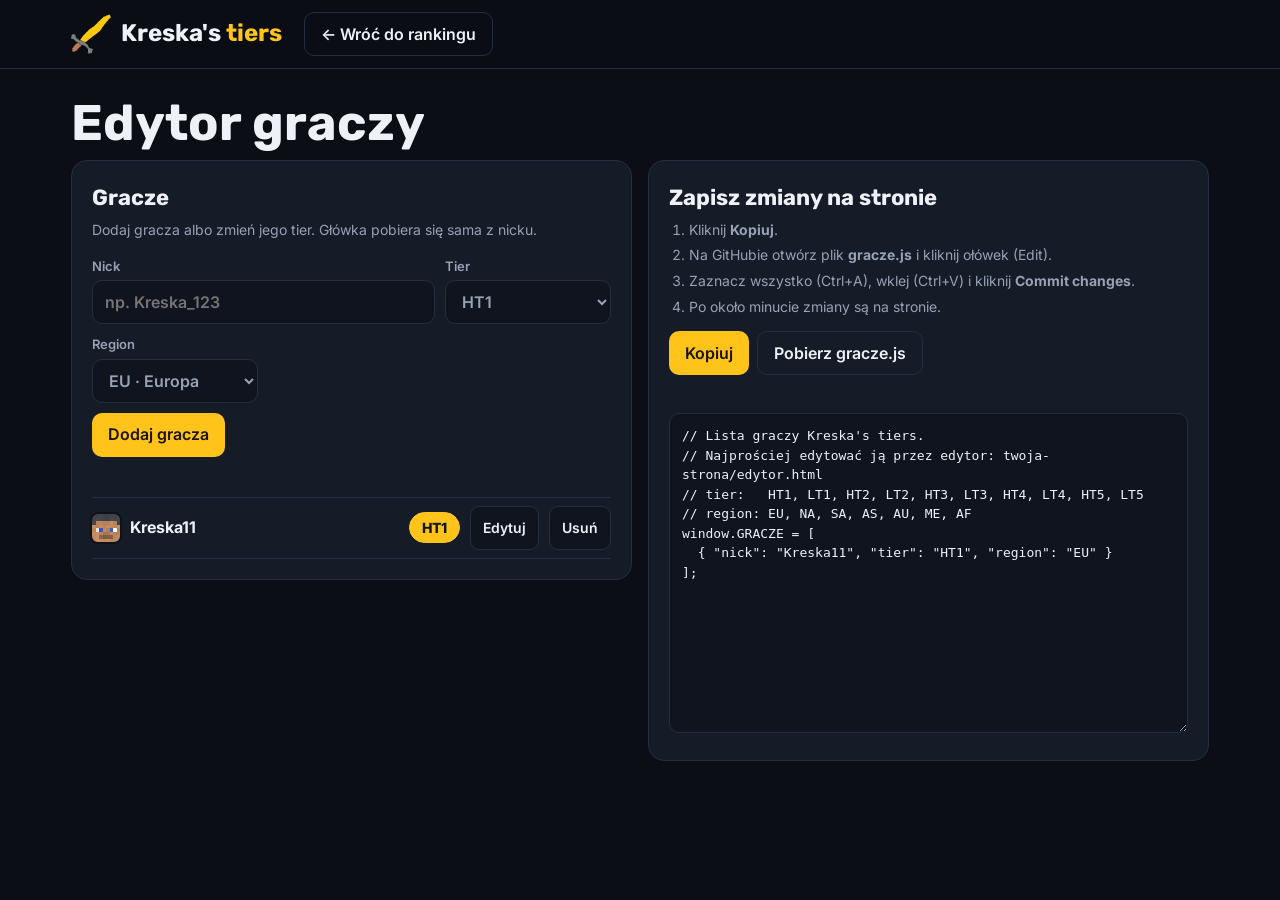
<file: edytor.html>
<!DOCTYPE html>
<html lang="pl">
<head>
<meta charset="utf-8">
<meta name="viewport" content="width=device-width, initial-scale=1">
<title>Edytor graczy · Kreska's tiers</title>
<meta name="robots" content="noindex">
<link rel="icon" type="image/png" href="favicon.png">
<link rel="preconnect" href="https://fonts.googleapis.com">
<link rel="preconnect" href="https://fonts.gstatic.com" crossorigin>
<link href="https://fonts.googleapis.com/css2?family=Inter:wght@400;500;600;700;800&family=Rubik:wght@700&display=swap" rel="stylesheet">
<link rel="stylesheet" href="style.css">
</head>
<body>
<header class="top">
 <div class="wrap">
  <a class="brand rb" href="./"><img src="logo.png" alt=""><b>Kreska's <span>tiers</span></b></a>
  <a class="btn ghost" href="./">← Wróć do rankingu</a>
 </div>
</header>

<main class="wrap">
 <h1 class="rb">Edytor graczy</h1>
 <div class="status err" id="status" role="status"></div>
 <div class="ed">
  <section class="card">
   <h2 class="rb">Gracze</h2>
   <p class="sub">Dodaj gracza albo zmień jego tier. Główka pobiera się sama z nicku.</p>
   <form id="f" novalidate>
    <label>Nick<input id="fNick" maxlength="16" autocomplete="off" spellcheck="false" placeholder="np. Kreska_123"></label>
    <label>Tier<select id="fTier"></select></label>
    <label>Region<select id="fReg"></select></label>
    <div class="fa">
     <button class="btn gold" id="fSave" type="submit">Dodaj gracza</button>
     <button class="btn ghost" id="fCancel" type="button" hidden>Anuluj edycję</button>
    </div>
   </form>
   <div class="msg" id="fMsg" role="status"></div>
   <ul class="al" id="al"></ul>
  </section>

  <section class="card">
   <h2 class="rb">Zapisz zmiany na stronie</h2>
   <ol class="how">
    <li>Kliknij <b>Kopiuj</b>.</li>
    <li>Na GitHubie otwórz plik <b>gracze.js</b> i kliknij ołówek (Edit).</li>
    <li>Zaznacz wszystko (Ctrl+A), wklej (Ctrl+V) i kliknij <b>Commit changes</b>.</li>
    <li>Po około minucie zmiany są na stronie.</li>
   </ol>
   <div class="fa" style="margin-bottom:12px">
    <button class="btn gold" id="copy" type="button">Kopiuj</button>
    <button class="btn ghost" id="dl" type="button">Pobierz gracze.js</button>
   </div>
   <div class="msg" id="cMsg" role="status"></div>
   <textarea id="out" readonly spellcheck="false" aria-label="Zawartość pliku gracze.js"></textarea>
  </section>
 </div>
</main>

<script src="wspolne.js"></script>
<script src="gracze.js"></script>
<script>
{
const {TIERS,REG,NICK,esc,tb,avatar}=KT;
const $=id=>document.getElementById(id);
const data=KT.load();
let players=data.list.map(p=>({...p}));
let editing=null,dirty=false;

if(data.missing)$('status').textContent='Nie udało się wczytać gracze.js — zaczynasz od pustej listy.';
else if(data.bad.length)$('status').textContent='Pominięto błędne wpisy: '+data.bad.join('; ')+'.';

$('fTier').innerHTML=TIERS.map(t=>`<option value="${t}">${t}</option>`).join('');
$('fReg').innerHTML=Object.keys(REG).map(k=>`<option value="${k}">${k} · ${REG[k][0]}</option>`).join('');

function fileText(){
 const rows=KT.sort(players).map(p=>`  { "nick": ${JSON.stringify(p.nick)}, "tier": "${p.tier}", "region": "${p.region}" }`);
 return `// Lista graczy Kreska's tiers.
// Najprościej edytować ją przez edytor: twoja-strona/edytor.html
// tier:   HT1, LT1, HT2, LT2, HT3, LT3, HT4, LT4, HT5, LT5
// region: EU, NA, SA, AS, AU, ME, AF
window.GRACZE = [
${rows.join(',\n')}
];
`;
}
function render(){
 const list=KT.sort(players);
 $('al').innerHTML=list.length?list.map(p=>`<li>${avatar(p.nick)}<b>${esc(p.nick)}</b>${tb(p.tier)}
  <button class="sm" type="button" data-edit="${esc(p.nick)}">Edytuj</button>
  <button class="sm del" type="button" data-del="${esc(p.nick)}">Usuń</button></li>`).join(''):'<li>Brak graczy na liście.</li>';
 $('out').value=fileText();
}
function msg(t,err){$('fMsg').textContent=t;$('fMsg').classList.toggle('err',!!err)}
function resetForm(){editing=null;$('f').reset();$('fSave').textContent='Dodaj gracza';$('fCancel').hidden=true}

$('f').addEventListener('submit',e=>{
 e.preventDefault();
 const nick=$('fNick').value.trim(),tier=$('fTier').value,region=$('fReg').value;
 if(!NICK.test(nick))return msg('Nick musi mieć 3–16 znaków: litery, cyfry lub _.',true);
 const same=players.find(p=>p.nick.toLowerCase()===nick.toLowerCase());
 if(editing){
  if(same&&same.nick!==editing)return msg('Gracz '+same.nick+' już jest na liście.',true);
  const p=players.find(x=>x.nick===editing);Object.assign(p,{nick,tier,region});
  msg('Zapisano: '+nick+' — '+tier);
 }else if(same){Object.assign(same,{nick,tier,region});msg('Zaktualizowano: '+nick+' — '+tier);}
 else{players.push({nick,tier,region});msg('Dodano: '+nick+' — '+tier);}
 dirty=true;resetForm();render();$('fNick').focus();
});
$('fCancel').addEventListener('click',()=>{resetForm();msg('')});
$('al').addEventListener('click',e=>{
 const ed=e.target.closest('[data-edit]'),del=e.target.closest('[data-del]');
 if(ed){const p=players.find(x=>x.nick===ed.dataset.edit);if(!p)return;editing=p.nick;$('fNick').value=p.nick;$('fTier').value=p.tier;$('fReg').value=p.region;$('fSave').textContent='Zapisz zmiany';$('fCancel').hidden=false;msg('Edytujesz: '+p.nick);$('fNick').focus()}
 if(del){
  if(!del.classList.contains('armed')){del.classList.add('armed');del.textContent='Na pewno?';setTimeout(()=>{if(del.isConnected){del.classList.remove('armed');del.textContent='Usuń'}},4000);return}
  const nick=del.dataset.del;players=players.filter(p=>p.nick!==nick);if(editing===nick)resetForm();dirty=true;msg('Usunięto: '+nick);render();
 }
});
function cmsg(t,err){$('cMsg').textContent=t;$('cMsg').classList.toggle('err',!!err)}
$('copy').addEventListener('click',async()=>{
 try{await navigator.clipboard.writeText($('out').value);cmsg('Skopiowano — teraz wklej to do gracze.js na GitHubie.');dirty=false}
 catch(err){$('out').focus();$('out').select();cmsg('Nie udało się skopiować automatycznie — tekst jest zaznaczony, naciśnij Ctrl+C.',true)}
});
$('dl').addEventListener('click',()=>{
 const url=URL.createObjectURL(new Blob([$('out').value],{type:'text/javascript'}));
 const a=document.createElement('a');a.href=url;a.download='gracze.js';document.body.appendChild(a);a.click();a.remove();
 setTimeout(()=>URL.revokeObjectURL(url),1000);cmsg('Pobrano gracze.js — wgraj go na GitHuba w miejsce starego.');dirty=false;
});
window.addEventListener('beforeunload',e=>{if(dirty){e.preventDefault();e.returnValue=''}});
render();
}
</script>
</body>
</html>
</file>
<file: style.css>
/* VOICE: competitive PvP scoreboard, crisp and confident, like mctiers.net
   IDEA: the ladder board on a PvP server lobby wall
   PICTURE: the live ranking itself, under the gold sword logo glowing in the hero
   COLOUR and TYPE: night-blue ground, gold blade accent, steel grey support; Rubik Bold + Inter
   LAYOUT: sticky header, hero with mode tab, ranking list, tier guide, footer */
:root{color-scheme:dark;--bg:#0b0e15;--bg2:#10141e;--panel:#151b27;--panel2:#1b2232;--line:#252e41;--ink:#eef1f6;--mut:#98a2b5;--gold:#ffc31a;
--t1:#ffc31a;--t2:#cfd8e6;--t3:#d98d5c;--t4:#7fb0d9;--t5:#8e97a8}
:root[data-theme=light],:root[data-theme=dark]{color-scheme:dark}
*{box-sizing:border-box;min-width:0}
[hidden]{display:none!important}
body{margin:0;background:var(--bg);color:var(--ink);font:16px/1.55 Inter,system-ui,sans-serif;overflow-x:clip}
a{color:inherit}
button,input,select{font:inherit;color:inherit}
:focus-visible{outline:2px solid var(--gold);outline-offset:2px}
.rb{font-family:Rubik,Inter,sans-serif;font-weight:700}
.wrap{max-width:1240px;margin:0 auto;padding:0 max(4vw,16px)}
/* header */
.top{position:sticky;top:0;z-index:20;background:rgba(11,14,21,.92);backdrop-filter:blur(10px);border-bottom:1px solid var(--line)}
.top .wrap{display:flex;align-items:center;gap:14px;flex-wrap:wrap;min-height:68px;padding-block:10px}
.brand{display:flex;align-items:center;gap:10px;text-decoration:none;margin-right:auto}
.brand img{width:40px;height:40px}
.brand b{font-size:24px;white-space:nowrap}
.brand b span{color:var(--gold)}
.btn{display:inline-flex;align-items:center;justify-content:center;gap:8px;min-height:44px;padding:0 16px;border-radius:10px;font-weight:600;border:0;background:none;cursor:pointer;white-space:nowrap;text-decoration:none}
.btn.gold{background:var(--gold);color:#1a1400}
.btn.gold:hover{background:#ffd34d}
.btn.ghost{border:1px solid var(--line)}
.btn.ghost:hover{background:var(--panel2)}
.search{position:relative;flex:0 1 260px}
.search input{width:100%;height:44px;border-radius:10px;border:1px solid var(--line);background:var(--panel);padding:0 14px 0 40px;font-size:16px}
.search input::placeholder{color:var(--mut)}
.search svg{position:absolute;left:13px;top:13px;width:18px;height:18px;color:var(--mut)}
/* hero */
.hero{position:relative;overflow:hidden;border-bottom:1px solid var(--line);background:radial-gradient(600px 300px at 85% 30%,rgba(255,195,26,.16),transparent 70%),var(--bg2)}
.hero .wrap{display:grid;grid-template-columns:minmax(0,1fr) auto;gap:24px;align-items:center;padding-block:clamp(28px,4vw,52px)}
.modes{display:flex;gap:8px;flex-wrap:wrap;margin-bottom:18px}
.mode{display:inline-flex;align-items:center;gap:10px;min-height:44px;padding:0 18px 0 10px;border-radius:12px;background:var(--panel2);border:1px solid rgba(255,195,26,.55);box-shadow:inset 0 -3px 0 var(--gold);font-weight:700}
.mode img{width:28px;height:28px}
button.mode{cursor:pointer;color:var(--mut);background:var(--panel);border-color:var(--line);box-shadow:none}
button.mode:hover{color:var(--ink);background:var(--panel2)}
button.mode[aria-selected=true]{color:var(--ink);background:var(--panel2);border-color:rgba(255,195,26,.55);box-shadow:inset 0 -3px 0 var(--gold)}
.pg.two{grid-template-columns:repeat(2,minmax(0,1fr))}
.pmeta{margin-left:auto;color:var(--mut);font-size:14px;white-space:nowrap}
.pmode+.pmode{margin-top:6px}
.al .pl{flex:1;display:flex;flex-direction:column;overflow:hidden}
.al .pl b{flex:none}
.al .pl small{color:var(--mut);font-size:13px;line-height:1.35}
#f{grid-template-columns:repeat(auto-fit,minmax(150px,1fr))}
#f>label:first-child{grid-column:span 2}
h1{font-size:clamp(32px,5vw,50px);line-height:1.05;margin:0 0 10px;text-wrap:balance}
.lead{color:var(--mut);margin:0 0 20px;max-width:60ch}
.stats{display:flex;gap:10px;flex-wrap:wrap}
.stat{background:var(--panel);border:1px solid var(--line);border-radius:12px;padding:8px 16px;min-width:120px}
.stat b{display:block;font-size:24px;line-height:1.2}
.stat span{color:var(--mut);font-size:13px}
.heroart{width:clamp(140px,20vw,230px);filter:drop-shadow(0 12px 30px rgba(255,195,26,.35));animation:float 5s ease-in-out infinite}
@keyframes float{50%{transform:translateY(-8px) rotate(-2deg)}}
@media(prefers-reduced-motion:reduce){.heroart{animation:none}}
/* ranking */
main.wrap{padding-top:28px;padding-bottom:48px}
.status{padding:14px 16px;border-radius:12px;background:var(--panel);border:1px solid var(--line);color:var(--mut);margin-bottom:16px}
.status:empty{display:none}
.status.err{border-color:#7a3340;color:#ffb3bd}
.list{background:var(--panel);border:1px solid var(--line);border-radius:16px;overflow:hidden}
.lh,.row{display:grid;grid-template-columns:56px minmax(0,1fr) 96px 110px;align-items:center;gap:12px;padding:10px 18px}
.lh{color:var(--mut);font-size:13px;font-weight:600;border-bottom:1px solid var(--line);background:var(--bg2)}
.lh span:nth-child(3),.lh span:nth-child(4){text-align:center}
.row{width:100%;border:0;border-bottom:1px solid var(--line);background:none;text-align:left;cursor:pointer;min-height:68px}
.row:last-child{border-bottom:0}
.row:hover{background:var(--panel2)}
.rk{width:40px;height:40px;display:grid;place-items:center;border-radius:10px;background:var(--panel2);font-family:Rubik,sans-serif;font-weight:700;font-size:18px;color:var(--mut)}
.rk.r1{background:linear-gradient(160deg,#ffe07a,#e0a000);color:#2a1d00}
.rk.r2{background:linear-gradient(160deg,#eef2f8,#a9b4c4);color:#1b2230}
.rk.r3{background:linear-gradient(160deg,#f0b48a,#b46a3c);color:#2a1408}
.who{display:flex;align-items:center;gap:12px}
.who>span{display:flex;flex-direction:column;overflow:hidden}
.who b{font-size:17px;white-space:nowrap;overflow:hidden;text-overflow:ellipsis}
.who small{color:var(--mut);font-size:13px;white-space:nowrap;overflow:hidden;text-overflow:ellipsis}
.head{flex:none;display:block;width:40px;height:40px;border-radius:6px;image-rendering:pixelated;box-shadow:0 0 0 2px rgba(0,0,0,.35)}
.reg{justify-self:center;font-size:13px;font-weight:700;padding:3px 10px;border-radius:7px;color:var(--c);background:color-mix(in srgb,var(--c) 15%,transparent);white-space:nowrap}
.tb{justify-self:center;display:inline-flex;align-items:center;font-weight:800;font-size:14px;padding:4px 12px;border-radius:999px;white-space:nowrap;color:var(--c);background:color-mix(in srgb,var(--c) 14%,transparent);border:1px solid color-mix(in srgb,var(--c) 50%,transparent)}
.tb.ht{background:var(--c);color:#12151c;border-color:var(--c)}
.t0{--c:#5d6779}.t1{--c:var(--t1)}.t2{--c:var(--t2)}.t3{--c:var(--t3)}.t4{--c:var(--t4)}.t5{--c:var(--t5)}
.empty{padding:48px 20px;text-align:center;color:var(--mut)}
.empty b{display:block;color:var(--ink);font-size:20px;margin-bottom:4px}
/* guide */
.guide{margin-top:40px}
.guide h2{font-size:28px;margin:0 0 6px}
.guide p{color:var(--mut);margin:0 0 16px;max-width:70ch}
.gtab{display:grid;grid-template-columns:repeat(5,minmax(0,1fr));gap:12px}
.gt{background:var(--panel);border:1px solid var(--line);border-radius:14px;padding:14px 16px}
.gt h3{margin:0 0 10px;font-size:20px;color:var(--c)}
.gt .pair{display:grid;gap:6px}
.gt .pair div{display:flex;justify-content:space-between;align-items:center;gap:8px;font-size:14px}
.gt .pair span.pts{color:var(--mut);white-space:nowrap}
.gt p{font-size:13px;margin:10px 0 0}
@media(max-width:1000px){.gtab{grid-template-columns:repeat(auto-fill,minmax(200px,1fr))}}
footer{border-top:1px solid var(--line);color:var(--mut);font-size:14px}
footer .wrap{display:flex;justify-content:space-between;gap:12px;flex-wrap:wrap;padding-block:22px}
footer b{color:var(--ink)}
/* modals */
.ov{position:fixed;inset:0;z-index:50;background:rgba(4,6,10,.72);display:grid;place-items:center;padding:16px}
.md{position:relative;width:min(100%,440px);max-height:calc(100vh - 32px);overflow:auto;background:var(--panel);border:1px solid var(--line);border-radius:18px;padding:24px}
.md.wide{width:min(100%,660px)}
.x{position:absolute;top:10px;right:10px;width:44px;height:44px;border-radius:10px;border:0;background:none;cursor:pointer;color:var(--mut);font-size:24px;line-height:1}
.x:hover{background:var(--panel2);color:var(--ink)}
.prof{text-align:center}
.prof .head{width:96px;height:96px;border-radius:12px;margin:6px auto 12px}
.prof h2{margin:0;font-size:30px;line-height:1.1;overflow-wrap:anywhere}
.prof .ttl{color:var(--gold);font-weight:600;margin:4px 0 18px}
.nmc{display:inline-flex;align-items:center;min-height:44px;margin-top:10px;color:var(--gold);font-weight:600}
.pg{display:grid;grid-template-columns:repeat(3,minmax(0,1fr));gap:8px}
.pg div{background:var(--bg2);border:1px solid var(--line);border-radius:12px;padding:10px 6px}
.pg span{display:block;font-size:13px;color:var(--mut)}
.pg b{font-size:18px}
.pmode{margin-top:8px;display:flex;align-items:center;justify-content:space-between;gap:10px;background:var(--bg2);border:1px solid var(--line);border-radius:12px;padding:10px 14px}
.pmode span{display:flex;align-items:center;gap:8px;font-weight:600}
.pmode img{width:24px;height:24px}
.md h2.at{margin:0 0 4px;font-size:26px}
.md .sub{color:var(--mut);margin:0 0 16px;font-size:14px}
form{display:grid;grid-template-columns:minmax(0,2fr) minmax(0,1fr) minmax(0,1fr);gap:10px;align-items:end}
label{display:grid;gap:4px;font-size:13px;font-weight:600;color:var(--mut)}
label input,label select{height:44px;border-radius:10px;border:1px solid var(--line);background:var(--bg2);padding:0 12px;font-size:16px}
.fa{grid-column:1/-1;display:flex;gap:8px;flex-wrap:wrap}
.msg{min-height:22px;font-size:14px;margin:10px 0 4px;color:#9be3b0}
.msg.err{color:#ffb3bd}
.al{list-style:none;margin:8px 0 0;padding:0;border-top:1px solid var(--line)}
.al li{display:flex;align-items:center;gap:10px;padding:8px 0;border-bottom:1px solid var(--line)}
.al li b{flex:1;white-space:nowrap;overflow:hidden;text-overflow:ellipsis}
.al .head{width:28px;height:28px}
.sm{min-height:44px;padding:0 12px;border-radius:9px;border:1px solid var(--line);background:var(--bg2);cursor:pointer;font-size:14px;font-weight:600}
.sm:hover{border-color:var(--mut)}
.sm.del.armed{background:#7a2633;border-color:#b23a4b;color:#fff}
[disabled]{opacity:.55;cursor:wait}
.ed{display:grid;grid-template-columns:minmax(0,1fr) minmax(0,1fr);gap:16px;align-items:start}
.card{background:var(--panel);border:1px solid var(--line);border-radius:16px;padding:20px}
.card h2{margin:0 0 4px;font-size:22px}
.card .sub{color:var(--mut);margin:0 0 16px;font-size:14px}
textarea{width:100%;min-height:320px;border-radius:10px;border:1px solid var(--line);background:var(--bg2);color:var(--ink);padding:12px;font:13px/1.5 ui-monospace,Consolas,monospace;resize:vertical}
ol.how{margin:0 0 14px;padding-left:20px;color:var(--mut);font-size:14px}
ol.how li{margin:4px 0}
@media(max-width:900px){.ed{grid-template-columns:minmax(0,1fr)}}
@media(max-width:600px){
 .top .wrap{gap:8px}.brand{margin-right:0;flex:1}.brand b{font-size:21px}.search{flex:1 1 100%}
 .hero .wrap{grid-template-columns:minmax(0,1fr)}.heroart{display:none}
 .stats{display:grid;grid-template-columns:repeat(3,minmax(0,1fr));gap:8px}
 .stat{min-width:0;padding:8px 10px}.stat b{font-size:19px;white-space:nowrap;overflow:hidden;text-overflow:ellipsis}.stat span{display:block;line-height:1.3}
 .lh,.row{grid-template-columns:40px minmax(0,1fr) auto auto;gap:8px;padding:10px 12px}
 .rk{width:34px;height:34px;font-size:16px}
 .head{width:32px;height:32px}.who{gap:8px}.who b{font-size:16px}
 .reg{padding:3px 6px}.tb{padding:4px 9px}
 form{grid-template-columns:minmax(0,1fr) minmax(0,1fr)}form>label:first-child{grid-column:1/-1}
 .md{padding:20px 16px}
}
/* konta */
.acct{display:flex;align-items:center;gap:8px;flex-wrap:wrap}
.me{display:inline-flex;align-items:center;gap:8px;min-height:44px;padding:0 12px 0 6px;border-radius:10px;border:1px solid var(--line);background:var(--panel);cursor:pointer;font-weight:600;max-width:220px}
.me:hover{background:var(--panel2)}
.me .head{width:30px;height:30px;border-radius:5px}
.me span{white-space:nowrap;overflow:hidden;text-overflow:ellipsis}
.tabs{display:flex;gap:4px;background:var(--bg2);border:1px solid var(--line);border-radius:12px;padding:4px;margin:0 0 16px}
.tabs button{flex:1;min-height:40px;border:0;border-radius:9px;background:none;cursor:pointer;font-weight:600;color:var(--mut)}
.tabs button[aria-selected=true]{background:var(--panel2);color:var(--ink)}
.stackf{display:grid;gap:12px}
.stackf .btn{width:100%}
.hint{font-size:13px;color:var(--mut);margin:0}
.bodywrap{display:grid;place-items:center;min-height:250px;background:radial-gradient(160px 160px at 50% 55%,rgba(255,195,26,.16),transparent 70%),var(--bg2);border:1px solid var(--line);border-radius:14px;margin:4px 0 14px}
.body{display:block;height:240px;width:auto;image-rendering:pixelated}
.head.big{width:120px;height:120px;border-radius:12px}
.role{display:inline-block;font-size:13px;font-weight:700;padding:3px 10px;border-radius:999px;background:var(--panel2);color:var(--mut);margin-top:6px}
.role.owner{background:var(--gold);color:#1a1400}.role.mod{background:#2c4a7a;color:#d7e6ff}
.notier{background:var(--bg2);border:1px dashed var(--line);border-radius:12px;padding:14px;color:var(--mut);margin-top:4px}
.notier b{display:block;color:var(--ink);font-size:17px}
.al .rl{font-size:13px;color:var(--mut);white-space:nowrap}
.ptsrow{display:flex;align-items:center;gap:8px}
.ptsrow input{flex:1}
.ptsrow .tb{flex:none}
.sm.on{background:#2c4a7a;border-color:#4a6fae;color:#fff}
.import{margin-top:14px;padding:12px;border:1px dashed var(--line);border-radius:12px;font-size:14px;color:var(--mut);display:flex;gap:10px;align-items:center;flex-wrap:wrap}
.import span{flex:1 1 200px}
@media(max-width:600px){.acct{flex:1 1 100%}.acct .btn{flex:1 1 0}.acct .me{flex:2 1 0;justify-content:center}.me{max-width:none}}
/* zakładki i kity */
.nav{display:flex;gap:4px;margin-right:auto}
.nav a{display:inline-flex;align-items:center;min-height:44px;padding:0 14px;border-radius:10px;text-decoration:none;font-weight:600;color:var(--mut)}
.nav a:hover{color:var(--ink);background:var(--panel)}
.nav a[aria-current=page]{color:var(--ink);background:var(--panel2)}
.brand{margin-right:8px}
.kity h1{margin:8px 0 6px}
.kitpick{display:flex;gap:8px;flex-wrap:wrap;margin:0 0 18px}
.kitchip{display:inline-flex;align-items:center;gap:10px;min-height:48px;padding:0 18px 0 10px;border-radius:12px;background:var(--panel);border:1px solid var(--line);font-weight:700;cursor:pointer}
.kitchip img{width:28px;height:28px}
.kitchip:hover{background:var(--panel2)}
.kitchip[aria-selected=true]{background:var(--panel2);border-color:rgba(255,195,26,.55);box-shadow:inset 0 -3px 0 var(--gold)}
.kit{display:grid;grid-template-columns:minmax(0,1.6fr) minmax(0,1fr);gap:16px;align-items:start}
.kitlook{display:grid;grid-template-columns:minmax(0,1fr);gap:16px}
.kitlook h2,.kit .card h2{margin:0 0 4px}
.kitimg{margin:0;display:grid;grid-template-columns:minmax(0,1fr);gap:6px}
.kitimg img{display:block;max-width:100%;height:auto;image-rendering:pixelated;border-radius:6px}
.kitimg figcaption{font-size:13px;color:var(--mut)}
.ench{list-style:none;margin:8px 0 0;padding:0}
.ench li{display:flex;justify-content:space-between;gap:12px;padding:12px 0;border-bottom:1px solid var(--line)}
.ench li:last-child{border-bottom:0}
.ench span{color:var(--gold);font-weight:700;text-align:right}
@media(max-width:900px){.kit{grid-template-columns:minmax(0,1fr)}}
@media(max-width:600px){.brand{flex:1 1 auto}.nav{margin-right:0}}
/* mapa slotów i dymek */
.kitmap{position:relative;max-width:100%;line-height:0}
.kitmap img{width:100%!important;max-width:100%}
.slot{position:absolute;padding:0;margin:0;border:0;background:transparent;cursor:pointer;border-radius:2px}
.slot:hover,.slot:focus-visible{background:rgba(255,255,255,.28)}
.slot:focus-visible{outline:2px solid var(--gold);outline-offset:0}
.mctip{position:fixed;z-index:60;pointer-events:none;max-width:280px;padding:6px 9px 7px;background:rgba(16,0,16,.95);border:2px solid #2d0a6b;box-shadow:inset 0 0 0 1px #5000a8,0 6px 18px rgba(0,0,0,.5);border-radius:3px;font:600 14px/1.45 Inter,system-ui,sans-serif;display:grid;gap:1px}
.mctip b{color:#fff;font-weight:700}
.mctip b.en{color:#55ffff}
.mctip span{color:#aaa}
.ench span{line-height:1.5}

/* ranking ogólny + kategorie tierów */
.ptsc{justify-self:center;font-weight:800;white-space:nowrap;color:var(--gold)}
.mode svg{width:28px;height:28px}
.cols{display:grid;grid-template-columns:repeat(5,minmax(0,1fr));gap:12px}
.col{background:var(--panel);border:1px solid var(--line);border-radius:16px;overflow:hidden;align-self:start}
.col h2{margin:0;display:flex;justify-content:space-between;align-items:center;padding:12px 16px;font-size:20px;color:#12151c;background:var(--c)}
.col h2 small{font-family:Inter,sans-serif;font-size:13px;font-weight:700;opacity:.75}
.col ul{list-style:none;margin:0;padding:6px}
.col li button{width:100%;display:flex;align-items:center;gap:10px;min-height:48px;padding:6px 8px;border:0;border-radius:10px;background:none;cursor:pointer;text-align:left}
.col li button:hover{background:var(--panel2)}
.col li .head{width:30px;height:30px}
.col li .cn{flex:1;display:flex;flex-direction:column;overflow:hidden}
.col li .cn b{font-weight:600;white-space:nowrap;overflow:hidden;text-overflow:ellipsis}
.col li .cn small{color:var(--mut);font-size:13px}
.col li .tb{font-size:12px;padding:2px 8px}
.col .none{color:var(--mut);font-size:14px;padding:12px 10px}
@media(max-width:1000px){.cols{grid-template-columns:repeat(auto-fill,minmax(210px,1fr))}}
</file>
